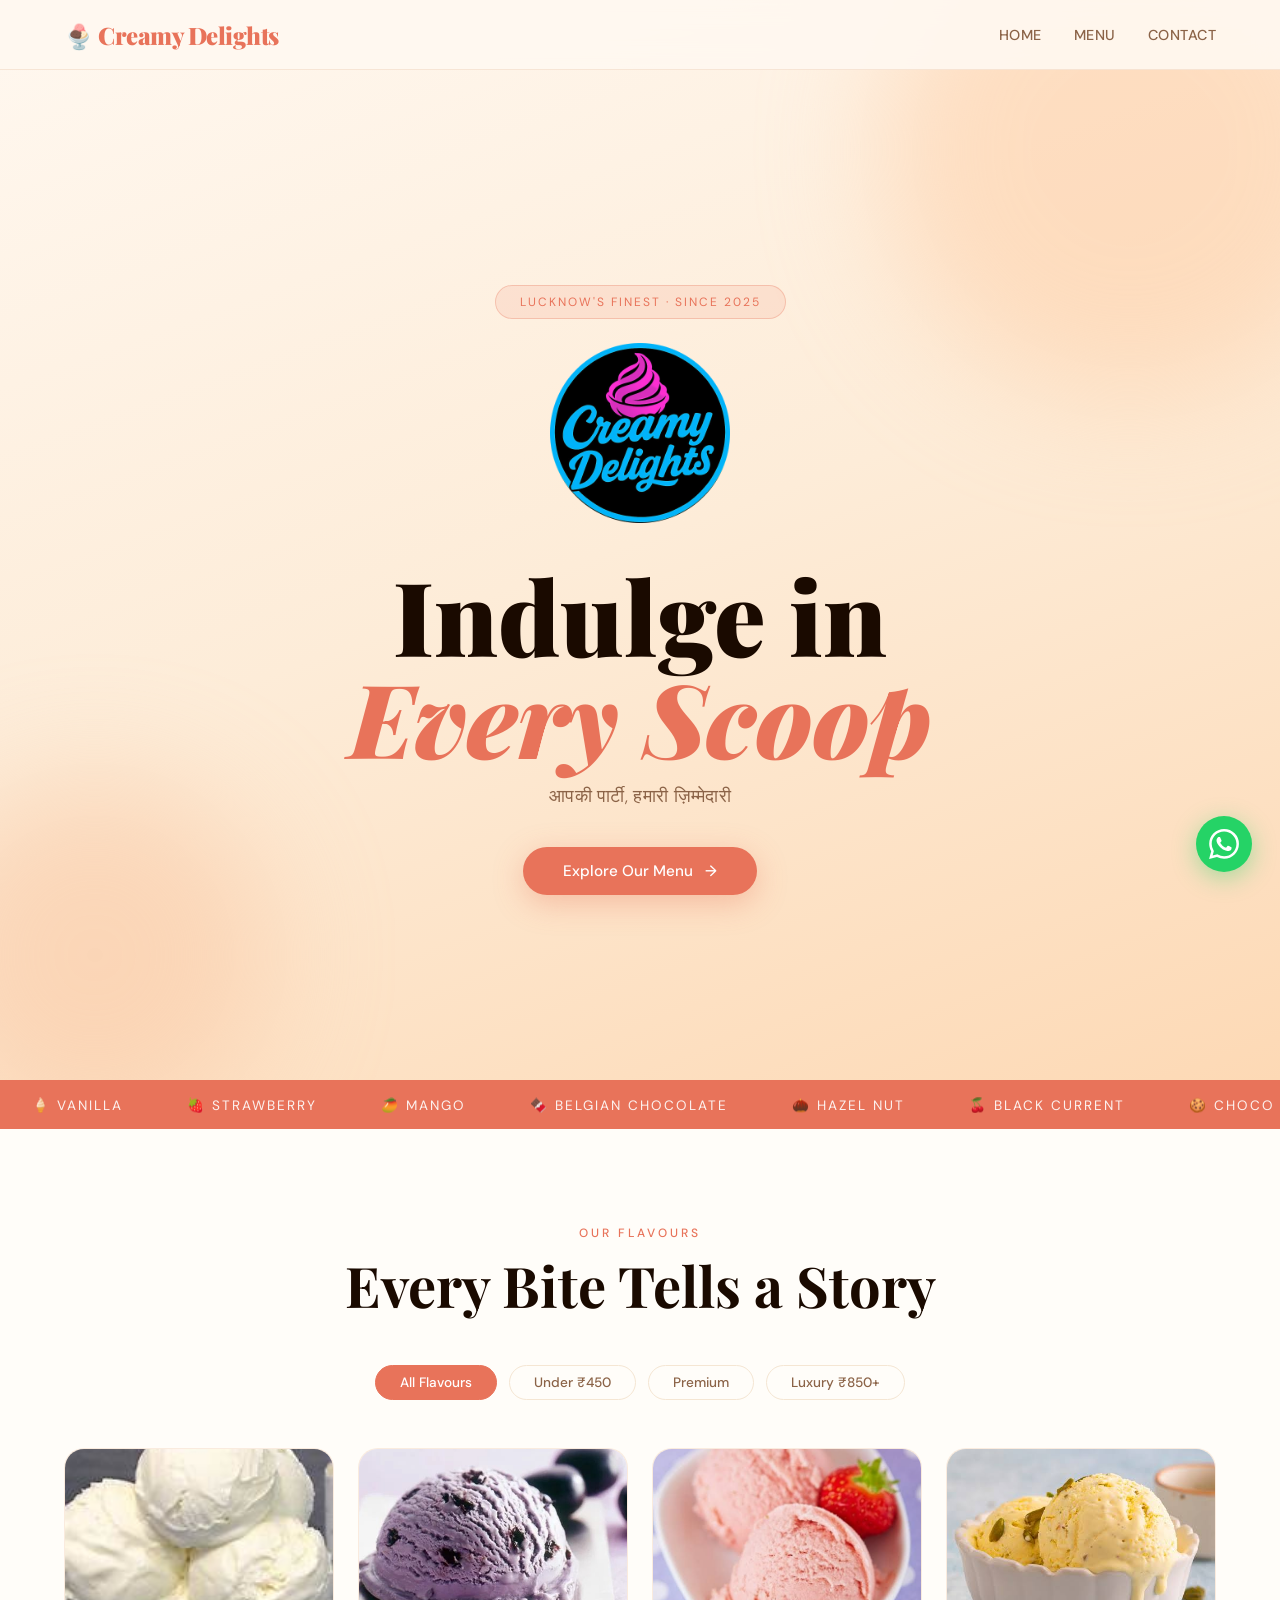
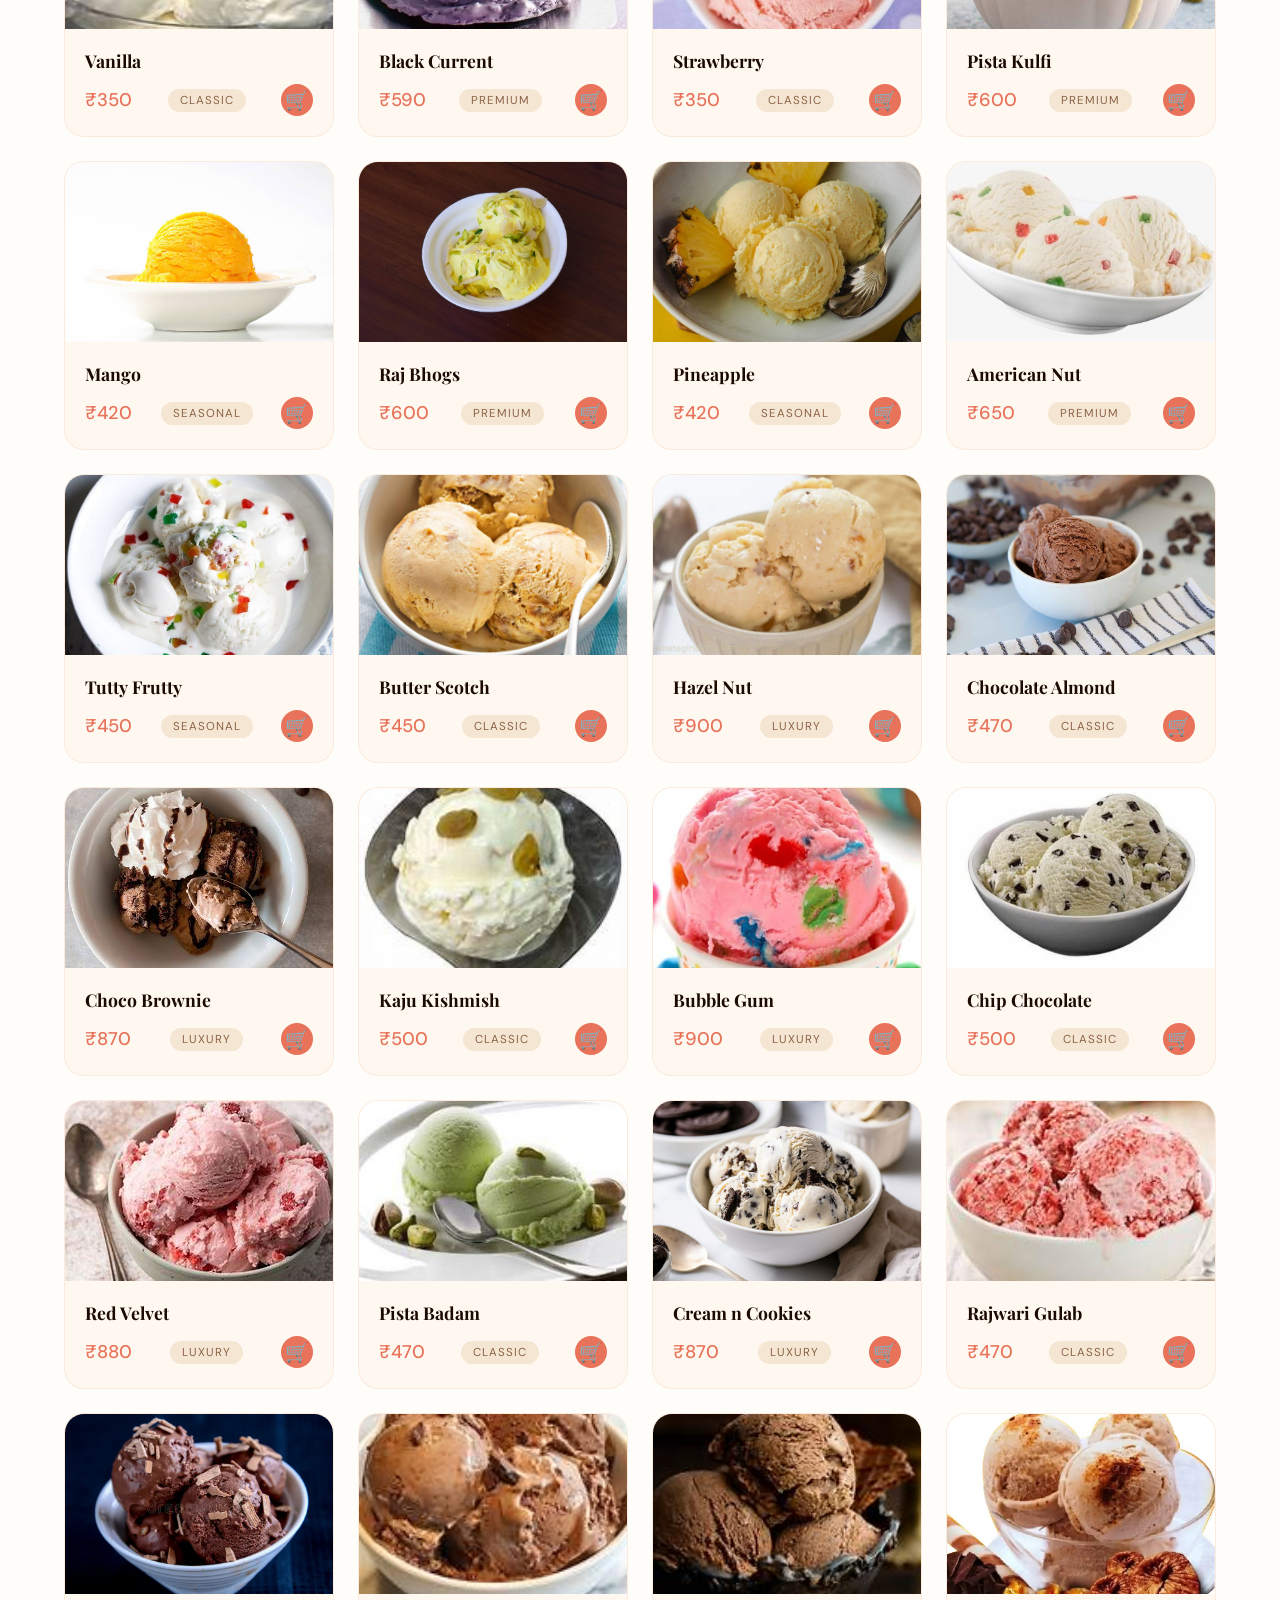
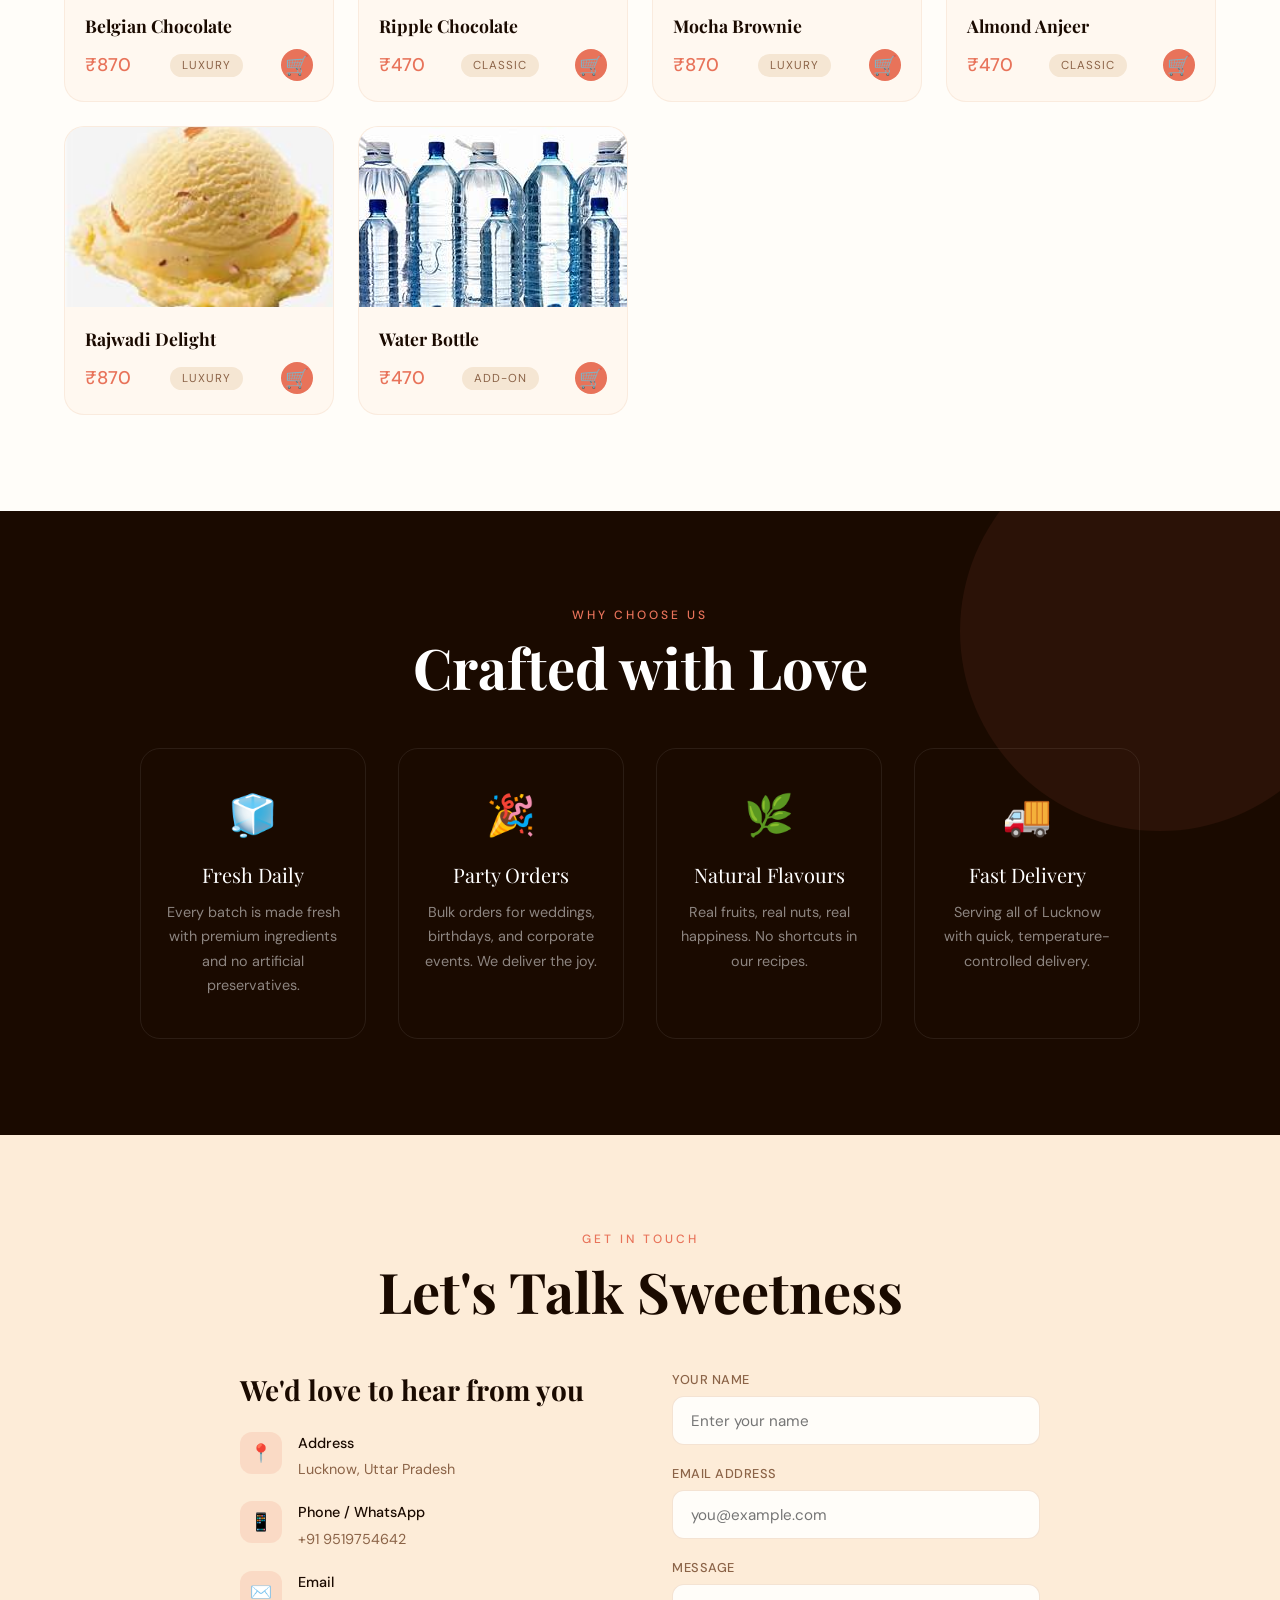
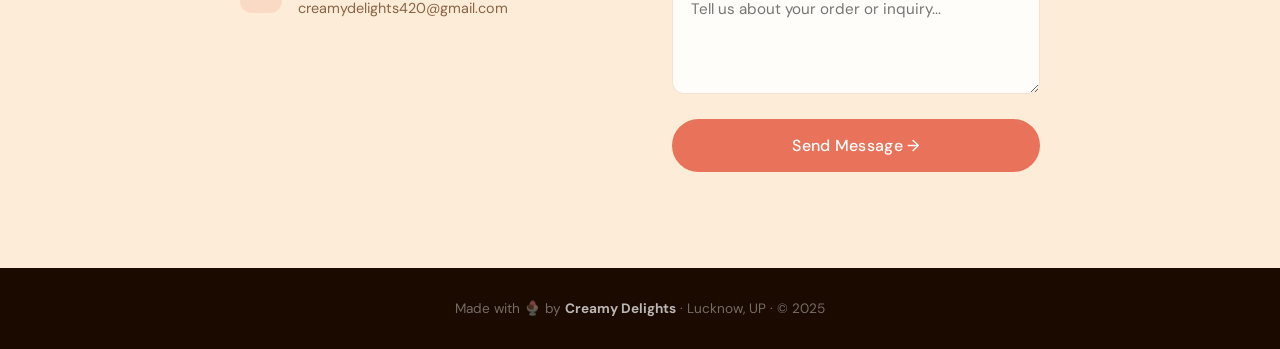
<file: index.html>
<!DOCTYPE html>
<html lang="hi">

<head>
  <meta charset="UTF-8">
  <meta name="viewport" content="width=device-width, initial-scale=1.0">
  <title>Creamy Delights</title>
  <link
    href="https://fonts.googleapis.com/css2?family=Playfair+Display:wght@400;700;900&family=DM+Sans:wght@300;400;500&display=swap"
    rel="stylesheet">
  <style>
    * {
      margin: 0;
      padding: 0;
      box-sizing: border-box
    }

    :root {
      --cream: #FFF8F0;
      --blush: #FDECD8;
      --rose: #E8735A;
      --deep: #1A0A00;
      --gold: #C97B3F;
      --soft: #F5E6D3;
      --muted: #8B6347;
      --white: #FFFDF9;
    }

    html {
      scroll-behavior: smooth
    }

    body {
      font-family: 'DM Sans', sans-serif;
      background: var(--cream);
      color: var(--deep);
      overflow-x: hidden
    }

    /* NAV */
    nav {
      position: fixed;
      top: 0;
      left: 0;
      right: 0;
      z-index: 100;
      padding: 0 5%;
      background: rgba(255, 248, 240, 0.92);
      backdrop-filter: blur(12px);
      border-bottom: 1px solid rgba(201, 123, 63, 0.15);
      display: flex;
      align-items: center;
      justify-content: space-between;
      height: 70px;
      transition: .3s
    }

    .nav-logo {
      font-family: 'Playfair Display', serif;
      font-size: 1.5rem;
      font-weight: 900;
      color: var(--rose);
      letter-spacing: -0.5px
    }

    .nav-logo span {
      color: var(--gold)
    }

    .nav-links {
      display: flex;
      gap: 2rem;
      list-style: none
    }

    .nav-links a {
      text-decoration: none;
      color: var(--muted);
      font-size: .9rem;
      font-weight: 500;
      letter-spacing: .5px;
      text-transform: uppercase;
      transition: .2s;
      position: relative
    }

    .nav-links a::after {
      content: '';
      position: absolute;
      bottom: -4px;
      left: 0;
      width: 0;
      height: 2px;
      background: var(--rose);
      transition: .3s
    }

    .nav-links a:hover::after {
      width: 100%
    }

    .nav-links a:hover {
      color: var(--rose)
    }

    .burger {
      display: none;
      flex-direction: column;
      gap: 5px;
      cursor: pointer;
      padding: 4px
    }

    .burger .menu-toggle {
      font-size: 24px;
    }

    /* HERO */
    .hero {
      min-height: 120vh;
      display: flex;
      align-items: center;
      justify-content: center;
      position: relative;
      overflow: hidden;
      background: linear-gradient(160deg, var(--cream) 0%, var(--blush) 50%, #FDD9B5 100%)
    }

    .logo-img {
      height: 180px;
      width: 180px;
    }

    .hero-blob {
      position: absolute;
      border-radius: 50%;
      filter: blur(60px);
      opacity: .5;
      pointer-events: none
    }

    .blob1 {
      width: 500px;
      height: 500px;
      background: #FECBA1;
      top: -100px;
      right: -100px
    }

    .blob2 {
      width: 350px;
      height: 350px;
      background: #F9C5A0;
      bottom: -50px;
      left: -80px
    }

    .hero-content {
      text-align: center;
      position: relative;
      top: 50px;
      z-index: 2;
      padding: 2rem
    }

    .menu-img {
      height: 180px;
      width: 100%;
      object-fit: cover;
      object-position: center;
    }

    .hero-badge {
      display: inline-block;
      background: rgba(232, 115, 90, .12);
      border: 1px solid rgba(232, 115, 90, .3);
      color: var(--rose);
      font-size: .75rem;
      letter-spacing: 2px;
      text-transform: uppercase;
      padding: .5rem 1.5rem;
      border-radius: 50px;
      margin-bottom: 1.5rem
    }

    .hero h1 {
      font-family: 'Playfair Display', serif;
      font-size: clamp(3rem, 8vw, 6.5rem);
      font-weight: 900;
      line-height: 1;
      color: var(--deep);
      margin-bottom: 1rem
    }

    .hero h1 em {
      color: var(--rose);
      font-style: italic
    }

    .hero-tagline {
      font-size: 1.1rem;
      color: var(--muted);
      margin-bottom: 2.5rem;
      font-weight: 300;
      letter-spacing: .3px
    }

    .hero-cta {
      display: inline-flex;
      align-items: center;
      gap: .75rem;
      background: var(--rose);
      color: #fff;
      padding: .9rem 2.5rem;
      border-radius: 50px;
      text-decoration: none;
      font-weight: 500;
      font-size: .95rem;
      transition: .3s;
      box-shadow: 0 8px 30px rgba(232, 115, 90, .35)
    }

    .hero-cta:hover {
      transform: translateY(-2px);
      box-shadow: 0 12px 40px rgba(232, 115, 90, .45)
    }

    .hero-cta .arrow {
      transition: .3s
    }

    .hero-cta:hover .arrow {
      transform: translateX(4px)
    }

    .hero-icon {
      font-size: 5rem;
      margin-bottom: 1rem;
      display: block
    }

    /* SCROLL MARQUEE */
    .marquee-wrap {
      background: var(--rose);
      padding: 14px 0;
      overflow: hidden;
      white-space: nowrap
    }

    .marquee-track {
      display: inline-block;
      animation: marquee 20s linear infinite
    }

    .marquee-track span {
      color: #fff;
      font-size: .85rem;
      letter-spacing: 2px;
      text-transform: uppercase;
      margin: 0 2rem;
      opacity: .9
    }

    @keyframes marquee {
      0% {
        transform: translateX(0)
      }

      100% {
        transform: translateX(-50%)
      }
    }

    /* SECTION HEADERS */
    .section-header {
      text-align: center;
      margin-bottom: 3rem;
      padding: 0 1rem
    }

    .section-label {
      font-size: .75rem;
      letter-spacing: 3px;
      text-transform: uppercase;
      color: var(--rose);
      font-weight: 500;
      margin-bottom: .75rem;
      display: block
    }

    .section-title {
      font-family: 'Playfair Display', serif;
      font-size: clamp(2rem, 5vw, 3.5rem);
      font-weight: 700;
      color: var(--deep);
      line-height: 1.15
    }

    /* MENU */
    .menu-section {
      padding: 6rem 5%;
      background: var(--white)
    }

    .price-filter {
      display: flex;
      gap: .75rem;
      justify-content: center;
      flex-wrap: wrap;
      margin-bottom: 3rem
    }

    .filter-btn {
      padding: .5rem 1.5rem;
      border-radius: 50px;
      border: 1.5px solid var(--soft);
      background: transparent;
      cursor: pointer;
      font-family: 'DM Sans', sans-serif;
      font-size: .85rem;
      color: var(--muted);
      transition: .25s;
      font-weight: 500
    }

    .filter-btn.active,
    .filter-btn:hover {
      background: var(--rose);
      border-color: var(--rose);
      color: #fff
    }

    .menu-grid {
      display: grid;
      grid-template-columns: repeat(auto-fill, minmax(240px, 1fr));
      gap: 1.5rem
    }

    .menu-card {
      background: var(--cream);
      border-radius: 20px;
      overflow: hidden;
      transition: .35s;
      border: 1px solid rgba(201, 123, 63, .1);
      cursor: pointer;
      position: relative
    }

    .menu-card:hover {
      transform: translateY(-6px);
      box-shadow: 0 20px 50px rgba(26, 10, 0, .1);
      border-color: rgba(232, 115, 90, .3)
    }

    .card-img {
      width: 100%;
      height: 180px;
      object-fit: cover;
      display: block;
      background: linear-gradient(135deg, var(--blush), #FECBA1)
    }

    .card-img-placeholder {
      width: 100%;
      height: 180px;
      display: flex;
      align-items: center;
      justify-content: center;
      font-size: 4rem;
      background: linear-gradient(135deg, var(--blush), #FECBA1)
    }

    .card-body {
      padding: 1.25rem
    }

    .card-name {
      font-family: 'Playfair Display', serif;
      font-size: 1.1rem;
      font-weight: 700;
      color: var(--deep);
      margin-bottom: .35rem
    }

    .card-footer {
      display: flex;
      align-items: center;
      justify-content: space-between;
      margin-top: .75rem
    }

    .card-price {
      font-size: 1.15rem;
      font-weight: 500;
      color: var(--rose)
    }

    .card-tag {
      font-size: .72rem;
      letter-spacing: 1px;
      text-transform: uppercase;
      color: var(--muted);
      padding: .25rem .75rem;
      background: var(--soft);
      border-radius: 20px
    }

    .add-btn {
      width: 32px;
      height: 32px;
      border-radius: 50%;
      background: var(--rose);
      border: none;
      cursor: pointer;
      display: flex;
      align-items: center;
      justify-content: center;
      color: #fff;
      font-size: 1.2rem;
      transition: .2s;
      flex-shrink: 0
    }

    .add-btn:hover {
      background: var(--gold);
      transform: scale(1.1)
    }

    /* WHY US */
    .why-section {
      padding: 6rem 5%;
      background: var(--deep);
      position: relative;
      overflow: hidden
    }

    .why-section::before {
      content: '';
      position: absolute;
      top: -80px;
      right: -80px;
      width: 400px;
      height: 400px;
      border-radius: 50%;
      background: rgba(232, 115, 90, .08)
    }

    .why-grid {
      display: grid;
      grid-template-columns: repeat(auto-fit, minmax(220px, 1fr));
      gap: 2rem;
      max-width: 1000px;
      margin: 0 auto
    }

    .why-card {
      text-align: center;
      padding: 2.5rem 1.5rem;
      border: 1px solid rgba(255, 255, 255, .08);
      border-radius: 20px;
      transition: .3s
    }

    .why-card:hover {
      background: rgba(255, 255, 255, .04);
      border-color: rgba(232, 115, 90, .3)
    }

    .why-icon {
      font-size: 2.5rem;
      margin-bottom: 1.25rem;
      display: block
    }

    .why-title {
      font-family: 'Playfair Display', serif;
      font-size: 1.25rem;
      color: #fff;
      margin-bottom: .75rem
    }

    .why-desc {
      font-size: .9rem;
      color: rgba(255, 255, 255, .5);
      line-height: 1.7
    }

    .why-section .section-label {
      color: var(--rose)
    }

    .why-section .section-title {
      color: #fff
    }

    /* CONTACT */
    .contact-section {
      padding: 6rem 5%;
      background: var(--blush)
    }

    .contact-inner {
      max-width: 800px;
      margin: 0 auto;
      display: grid;
      grid-template-columns: 1fr 1fr;
      gap: 4rem;
      align-items: start
    }

    .contact-info h3 {
      font-family: 'Playfair Display', serif;
      font-size: 1.75rem;
      color: var(--deep);
      margin-bottom: 1.5rem
    }

    .contact-item {
      display: flex;
      align-items: flex-start;
      gap: 1rem;
      margin-bottom: 1.25rem
    }

    .contact-icon {
      width: 42px;
      height: 42px;
      border-radius: 12px;
      background: rgba(232, 115, 90, .15);
      display: flex;
      align-items: center;
      justify-content: center;
      font-size: 1.1rem;
      flex-shrink: 0
    }

    .contact-text {
      font-size: .9rem;
      color: var(--muted);
      line-height: 1.6
    }

    .contact-text strong {
      display: block;
      color: var(--deep);
      font-weight: 500;
      margin-bottom: .2rem
    }

    .form-group {
      margin-bottom: 1.25rem
    }

    .form-group label {
      display: block;
      font-size: .8rem;
      letter-spacing: .5px;
      text-transform: uppercase;
      color: var(--muted);
      font-weight: 500;
      margin-bottom: .5rem
    }

    .form-group input,
    .form-group textarea {
      width: 100%;
      padding: .85rem 1.1rem;
      border: 1.5px solid rgba(201, 123, 63, .2);
      border-radius: 12px;
      font-family: 'DM Sans', sans-serif;
      font-size: .95rem;
      background: var(--white);
      color: var(--deep);
      outline: none;
      transition: .2s;
      resize: vertical
    }

    .form-group input:focus,
    .form-group textarea:focus {
      border-color: var(--rose);
      box-shadow: 0 0 0 3px rgba(232, 115, 90, .1)
    }

    .form-group textarea {
      min-height: 110px
    }

    .submit-btn {
      width: 100%;
      padding: 1rem;
      background: var(--rose);
      color: #fff;
      border: none;
      border-radius: 50px;
      font-family: 'DM Sans', sans-serif;
      font-size: 1rem;
      font-weight: 500;
      cursor: pointer;
      transition: .3s;
      letter-spacing: .3px
    }

    .submit-btn:hover {
      background: var(--gold);
      transform: translateY(-1px);
      box-shadow: 0 8px 25px rgba(201, 123, 63, .35)
    }

    /* FOOTER */
    footer {
      background: var(--deep);
      color: rgba(255, 255, 255, .4);
      text-align: center;
      padding: 2rem;
      font-size: .85rem
    }

    footer strong {
      color: rgba(255, 255, 255, .7)
    }

    /* WHATSAPP FLOAT */
    .wa-float {
      position: fixed;
      bottom: 28px;
      right: 28px;
      z-index: 200;
      width: 56px;
      height: 56px;
      border-radius: 50%;
      background: #25D366;
      display: flex;
      align-items: center;
      justify-content: center;
      text-decoration: none;
      box-shadow: 0 6px 25px rgba(37, 211, 102, .4);
      transition: .3s
    }

    .wa-float:hover {
      transform: scale(1.1);
      box-shadow: 0 10px 35px rgba(37, 211, 102, .5)
    }

    .wa-float svg {
      width: 30px;
      height: 30px;
      fill: #fff
    }

    /* MOBILE */
    @media(max-width:768px) {

      .menu-toggle {
        display: block;
        /* show burger */
      }

      .nav-links {
        display: none;
        flex-direction: column;
        background: #111;
        position: absolute;
        top: 80px;
        padding: 10px 0;
        right: 0;
        width: 100%;
        text-align: center;
      }

      /* .nav-links a {
        padding: 4px;
        border-top: 1px solid #222;
      } */

      .nav-links.active {
        display: flex;
        /* show when clicked */
      }

      .burger {
        display: flex
      }

      .nav-links.open {
        display: flex;
        /* show when clicked */
      }

      .menu-img {
        height: 160px;
      }

      .nav-links {
        display: none;
        /* flex-direction: column; */
        background: #fdc18f;
        position: absolute;
        top: 70px;
        padding: 10px 0px;
        right: 0;
        width: 100%;
        text-align: center;
      }

      .card-tag {
        display: none;
      }

      .hero-content {
        top: 10px;
      }

      .hero {
        min-height: 90vh;
      }

      .nav-links a {
        padding: auto;
      }

      .hero h1 {
        font-size: 2.2rem
      }

      .contact-inner {
        grid-template-columns: 1fr;
        gap: 2.5rem
      }

      .logo-img {
        height: 140px;
        width: 140px;
      }

      .menu-grid {
        grid-template-columns: repeat(auto-fill, minmax(160px, 1fr));
        gap: 1rem
      }

      .card-img,
      .card-img-placeholder {
        height: 140px
      }

      .why-grid {
        grid-template-columns: 1fr 1fr
      }
    }

    @media(max-width:480px) {
      .menu-grid {
        grid-template-columns: 1fr 1fr
      }

      .why-grid {
        grid-template-columns: 1fr
      }

      nav {
        padding: 0 4%
      }
    }
  </style>
</head>

<body>

  <!-- NAV -->
  <nav>
    <div class="nav-logo">🍨 Creamy Delights</div>
    <div class="nav-links" id="navLinks">
      <a href="#" onclick="toggleNav()">Home</a>
      <a href="#menu" onclick="toggleNav()">Menu</a>
      <a href="#contact" onclick="toggleNav()">Contact</a>
    </div>
    <div class="burger" id="burger" onclick="toggleNav()">
      <div class="menu-toggle">☰</div>
    </div>
  </nav>

  <!-- HERO -->
  <section class="hero" id="top">
    <div class="hero-blob blob1"></div>
    <div class="hero-blob blob2"></div>
    <div class="hero-content">
      <div class="hero-badge">Lucknow's Finest · Since 2025</div>
      <span class="hero-icon"><img class="logo-img" src="images/logo.png" alt="logo"></span>
      <h1>Indulge in<br><em>Every Scoop</em></h1>
      <p class="hero-tagline">आपकी पार्टी, हमारी ज़िम्मेदारी</p>
      <a href="#menu" class="hero-cta">Explore Our Menu <span class="arrow">→</span></a>
    </div>
  </section>

  <!-- MARQUEE -->
  <div class="marquee-wrap">
    <div class="marquee-track">
      <span>🍦 Vanilla</span><span>🍓 Strawberry</span><span>🥭 Mango</span><span>🍫 Belgian Chocolate</span><span>🌰
        Hazel Nut</span><span>🍒 Black Current</span><span>🍪 Choco Brownie</span><span>✨ Red Velvet</span>
      <span>🍦 Vanilla</span><span>🍓 Strawberry</span><span>🥭 Mango</span><span>🍫 Belgian Chocolate</span><span>🌰
        Hazel Nut</span><span>🍒 Black Current</span><span>🍪 Choco Brownie</span><span>✨ Red Velvet</span>
    </div>
  </div>

  <!-- MENU -->
  <section class="menu-section" id="menu">
    <div class="section-header">
      <span class="section-label">Our Flavours</span>
      <h2 class="section-title">Every Bite Tells a Story</h2>
    </div>
    <div class="price-filter">
      <button class="filter-btn active" onclick="filterMenu('all',this)">All Flavours</button>
      <button class="filter-btn" onclick="filterMenu('budget',this)">Under ₹450</button>
      <button class="filter-btn" onclick="filterMenu('premium',this)">Premium</button>
      <button class="filter-btn" onclick="filterMenu('luxury',this)">Luxury ₹850+</button>
    </div>
    <div class="menu-grid" id="menuGrid"></div>
  </section>

  <!-- WHY -->
  <section class="why-section">
    <div class="section-header">
      <span class="section-label">Why Choose Us</span>
      <h2 class="section-title">Crafted with Love</h2>
    </div>
    <div class="why-grid">
      <div class="why-card"><span class="why-icon">🧊</span>
        <div class="why-title">Fresh Daily</div>
        <p class="why-desc">Every batch is made fresh with premium ingredients and no artificial preservatives.</p>
      </div>
      <div class="why-card"><span class="why-icon">🎉</span>
        <div class="why-title">Party Orders</div>
        <p class="why-desc">Bulk orders for weddings, birthdays, and corporate events. We deliver the joy.</p>
      </div>
      <div class="why-card"><span class="why-icon">🌿</span>
        <div class="why-title">Natural Flavours</div>
        <p class="why-desc">Real fruits, real nuts, real happiness. No shortcuts in our recipes.</p>
      </div>
      <div class="why-card"><span class="why-icon">🚚</span>
        <div class="why-title">Fast Delivery</div>
        <p class="why-desc">Serving all of Lucknow with quick, temperature-controlled delivery.</p>
      </div>
    </div>
  </section>

  <!-- CONTACT -->
  <section class="contact-section" id="contact">
    <div class="section-header">
      <span class="section-label">Get in Touch</span>
      <h2 class="section-title">Let's Talk Sweetness</h2>
    </div>
    <div class="contact-inner">
      <div class="contact-info">
        <h3>We'd love to hear from you</h3>
        <div class="contact-item">
          <div class="contact-icon">📍</div>
          <div class="contact-text"><strong>Address</strong>Lucknow, Uttar Pradesh</div>
        </div>
        <div class="contact-item">
          <div class="contact-icon">📱</div>
          <div class="contact-text"><strong>Phone / WhatsApp</strong>+91 9519754642</div>
        </div>
        <div class="contact-item">
          <div class="contact-icon">✉️</div>
          <div class="contact-text"><strong>Email</strong>creamydelights420@gmail.com</div>
        </div>
      </div>
      <div class="contact-form-wrap">
        <div class="form-group"><label>Your Name</label><input type="text" placeholder="Enter your name"></div>
        <div class="form-group"><label>Email Address</label><input type="email" placeholder="you@example.com"></div>
        <div class="form-group"><label>Message</label><textarea
            placeholder="Tell us about your order or inquiry..."></textarea></div>
        <button class="submit-btn" onclick="handleSubmit()">Send Message →</button>
      </div>
    </div>
  </section>

  <!-- FOOTER -->
  <footer>
    <p>Made with 🍨 by <strong>Creamy Delights</strong> · Lucknow, UP · © 2025</p>
  </footer>

  <!-- WHATSAPP -->
  <a href="https://wa.me/919519754642" target="_blank" class="wa-float" title="Chat on WhatsApp">
    <svg viewBox="0 0 24 24" xmlns="http://www.w3.org/2000/svg">
      <path
        d="M17.472 14.382c-.297-.149-1.758-.867-2.03-.967-.273-.099-.471-.148-.67.15-.197.297-.767.966-.94 1.164-.173.199-.347.223-.644.075-.297-.15-1.255-.463-2.39-1.475-.883-.788-1.48-1.761-1.653-2.059-.173-.297-.018-.458.13-.606.134-.133.298-.347.446-.52.149-.174.198-.298.298-.497.099-.198.05-.371-.025-.52-.075-.149-.669-1.612-.916-2.207-.242-.579-.487-.5-.669-.51-.173-.008-.371-.01-.57-.01-.198 0-.52.074-.792.372-.272.297-1.04 1.016-1.04 2.479 0 1.462 1.065 2.875 1.213 3.074.149.198 2.096 3.2 5.077 4.487.709.306 1.262.489 1.694.625.712.227 1.36.195 1.871.118.571-.085 1.758-.719 2.006-1.413.248-.694.248-1.289.173-1.413-.074-.124-.272-.198-.57-.347m-5.421 7.403h-.004a9.87 9.87 0 01-5.031-1.378l-.361-.214-3.741.982.998-3.648-.235-.374a9.86 9.86 0 01-1.51-5.26c.001-5.45 4.436-9.884 9.888-9.884 2.64 0 5.122 1.03 6.988 2.898a9.825 9.825 0 012.893 6.994c-.003 5.45-4.437 9.884-9.885 9.884m8.413-18.297A11.815 11.815 0 0012.05 0C5.495 0 .16 5.335.157 11.892c0 2.096.547 4.142 1.588 5.945L.057 24l6.305-1.654a11.882 11.882 0 005.683 1.448h.005c6.554 0 11.89-5.335 11.893-11.893a11.821 11.821 0 00-3.48-8.413z" />
    </svg>
  </a>

  <script>
    const menuItems = [
      { name: 'Vanilla', price: 350, image: 'images/Vanilla.jpg', tag: 'Classic' },
      { name: 'Black Current', price: 590, image: 'images/BlackCurrent.jpeg', tag: 'Premium' },
      { name: 'Strawberry', price: 350, image: 'images/Strawberry.jpg', tag: 'Classic' },
      { name: 'Pista Kulfi', price: 600, image: 'images/Pista Kulfi.jpeg', tag: 'Premium' },
      { name: 'Mango', price: 420, image: 'images/Mango.jpeg', tag: 'Seasonal' },
      { name: 'Raj Bhogs', price: 600, image: 'images/Raj Bhogs.jpeg', tag: 'Premium' },
      { name: 'Pineapple', price: 420, image: 'images/Pineapple.jpeg', tag: 'Seasonal' },
      { name: 'American Nut', price: 650, image: 'images/American Nut.jpeg', tag: 'Premium' },
      { name: 'Tutty Frutty', price: 450, image: 'images/Tutty Frutty.jpeg', tag: 'Seasonal' },
      { name: 'Butter Scotch', price: 450, image: 'images/Butter Scotch.jpeg', tag: 'Classic' },
      { name: 'Hazel Nut', price: 900, image: 'images/Hazel Nut.jpeg', tag: 'Luxury' },
      { name: 'Chocolate Almond', price: 470, image: 'images/Chocolate Almond.jpeg', tag: 'Classic' },
      { name: 'Choco Brownie', price: 870, image: 'images/Choco Brownie.jpeg', tag: 'Luxury' },
      { name: 'Kaju Kishmish', price: 500, image: 'images/Kaju Kishmish.jpg', tag: 'Classic' },
      { name: 'Bubble Gum', price: 900, image: 'images/Bubble Gum.jpeg', tag: 'Luxury' },
      { name: 'Chip Chocolate', price: 500, image: 'images/Chip Chocolate.jpeg', tag: 'Classic' },
      { name: 'Red Velvet', price: 880, image: 'images/Red Velvet.jpg', tag: 'Luxury' },
      { name: 'Pista Badam', price: 470, image: 'images/Pista Badam.jpeg', tag: 'Classic' },
      { name: 'Cream n Cookies', price: 870, image: 'images/Cream n Cookies.jpg', tag: 'Luxury' },
      { name: 'Rajwari Gulab', price: 470, image: 'images/Rajwari Gulab.jpg', tag: 'Classic' },
      { name: 'Belgian Chocolate', price: 870, image: 'images/Belgian Chocolate.webp', tag: 'Luxury' },
      { name: 'Ripple Chocolate', price: 470, image: 'images/Ripple Chocolate.jpg', tag: 'Classic' },
      { name: 'Mocha Brownie', price: 870, image: 'images/Mocha Brownie.jpg', tag: 'Luxury' },
      { name: 'Almond Anjeer', price: 470, image: 'images/Almond Anjeer.webp', tag: 'Classic' },
      { name: 'Rajwadi Delight', price: 870, image: 'images/Rajwadi Delight.jpg', tag: 'Luxury' },
      { name: 'Water Bottle', price: 470, image: 'images/Water Bottle.jpg', tag: 'Add-on' },
    ];

    function renderMenu(items) {
      const g = document.getElementById('menuGrid');
      g.innerHTML = items.map(i => `
    <div class="menu-card">
      <div class="card-img-placeholder"><img class="menu-img" src="${i.image}" alt="${i.name}"></div>
      <div class="card-body">
        <div class="card-name">${i.name}</div>
        <div class="card-footer">
          <span class="card-price">₹${i.price}</span>
          <span class="card-tag">${i.tag}</span>
          <button class="add-btn" title="Add to order" onclick="openWhatsApp('${i.name}')">🛒</button>
        </div>
      </div>
    </div>
  `).join('');
    }

    function filterMenu(type, btn) {
      document.querySelectorAll('.filter-btn').forEach(b => b.classList.remove('active'));
      btn.classList.add('active');
      let filtered = menuItems;
      if (type === 'budget') filtered = menuItems.filter(i => i.price < 450);
      else if (type === 'premium') filtered = menuItems.filter(i => i.price >= 450 && i.price < 850);
      else if (type === 'luxury') filtered = menuItems.filter(i => i.price >= 850);
      renderMenu(filtered);
    }

    function toggleNav() {
      document.getElementById('navLinks').classList.toggle('open');
    }

    function handleSubmit() {
      const name = document.querySelector('input[type="text"]');
      const email = document.querySelector('input[type="email"]');
      const message = document.querySelector('textarea');
      const btn = document.querySelector('.submit-btn');

      let isValid = true;

      // Reset previous errors
      document.querySelectorAll(".error").forEach(el => el.remove());

      // Name validation
      if (name.value.trim() === "") {
        showError(name, "Name is required");
        isValid = false;
      }

      // Email validation
      if (email.value.trim() === "") {
        showError(email, "Email is required");
        isValid = false;
      }

      // Message validation
      if (message.value.trim() === "") {
        showError(message, "Message cannot be empty");
        isValid = false;
      }

      // If not valid → stop
      if (!isValid) return;

      // Success UI
      btn.textContent = 'Message Sent! 🎉';
      btn.style.background = '#25D366';

      let fullMessage = `Hello, I am ${name}.\nEmail: ${email.value}\nMessage: ${message.value}`;
      let phoneNumber = "919519754642";

      let url = `https://wa.me/${phoneNumber}?text=${encodeURIComponent(fullMessage)}`;

      window.open(url, "_blank");

      setTimeout(() => {
        btn.textContent = 'Send Message →';
        btn.style.background = '';
      }, 5000);
    }


    // Function to show error
    function showError(input, message) {
      const error = document.createElement("div");
      error.className = "error";
      error.style.color = "red";
      error.style.fontSize = "12px";
      error.style.marginTop = "5px";
      error.textContent = message;

      input.parentElement.appendChild(error);
    }

    renderMenu(menuItems);

    window.addEventListener('scroll', () => {
      const nav = document.querySelector('nav');
      nav.style.boxShadow = window.scrollY > 20 ? '0 4px 30px rgba(26,10,0,.08)' : 'none';
    });

    function openWhatsApp(name) {

      let message = `Hello, I want ${name} from Creamy Delights. Please let me know the details.`;
      let phoneNumber = "919519754642";

      let url = `https://wa.me/${phoneNumber}?text=${encodeURIComponent(message)}`;

      window.open(url, "_blank");
    }
  </script>
</body>

</html>
</file>
